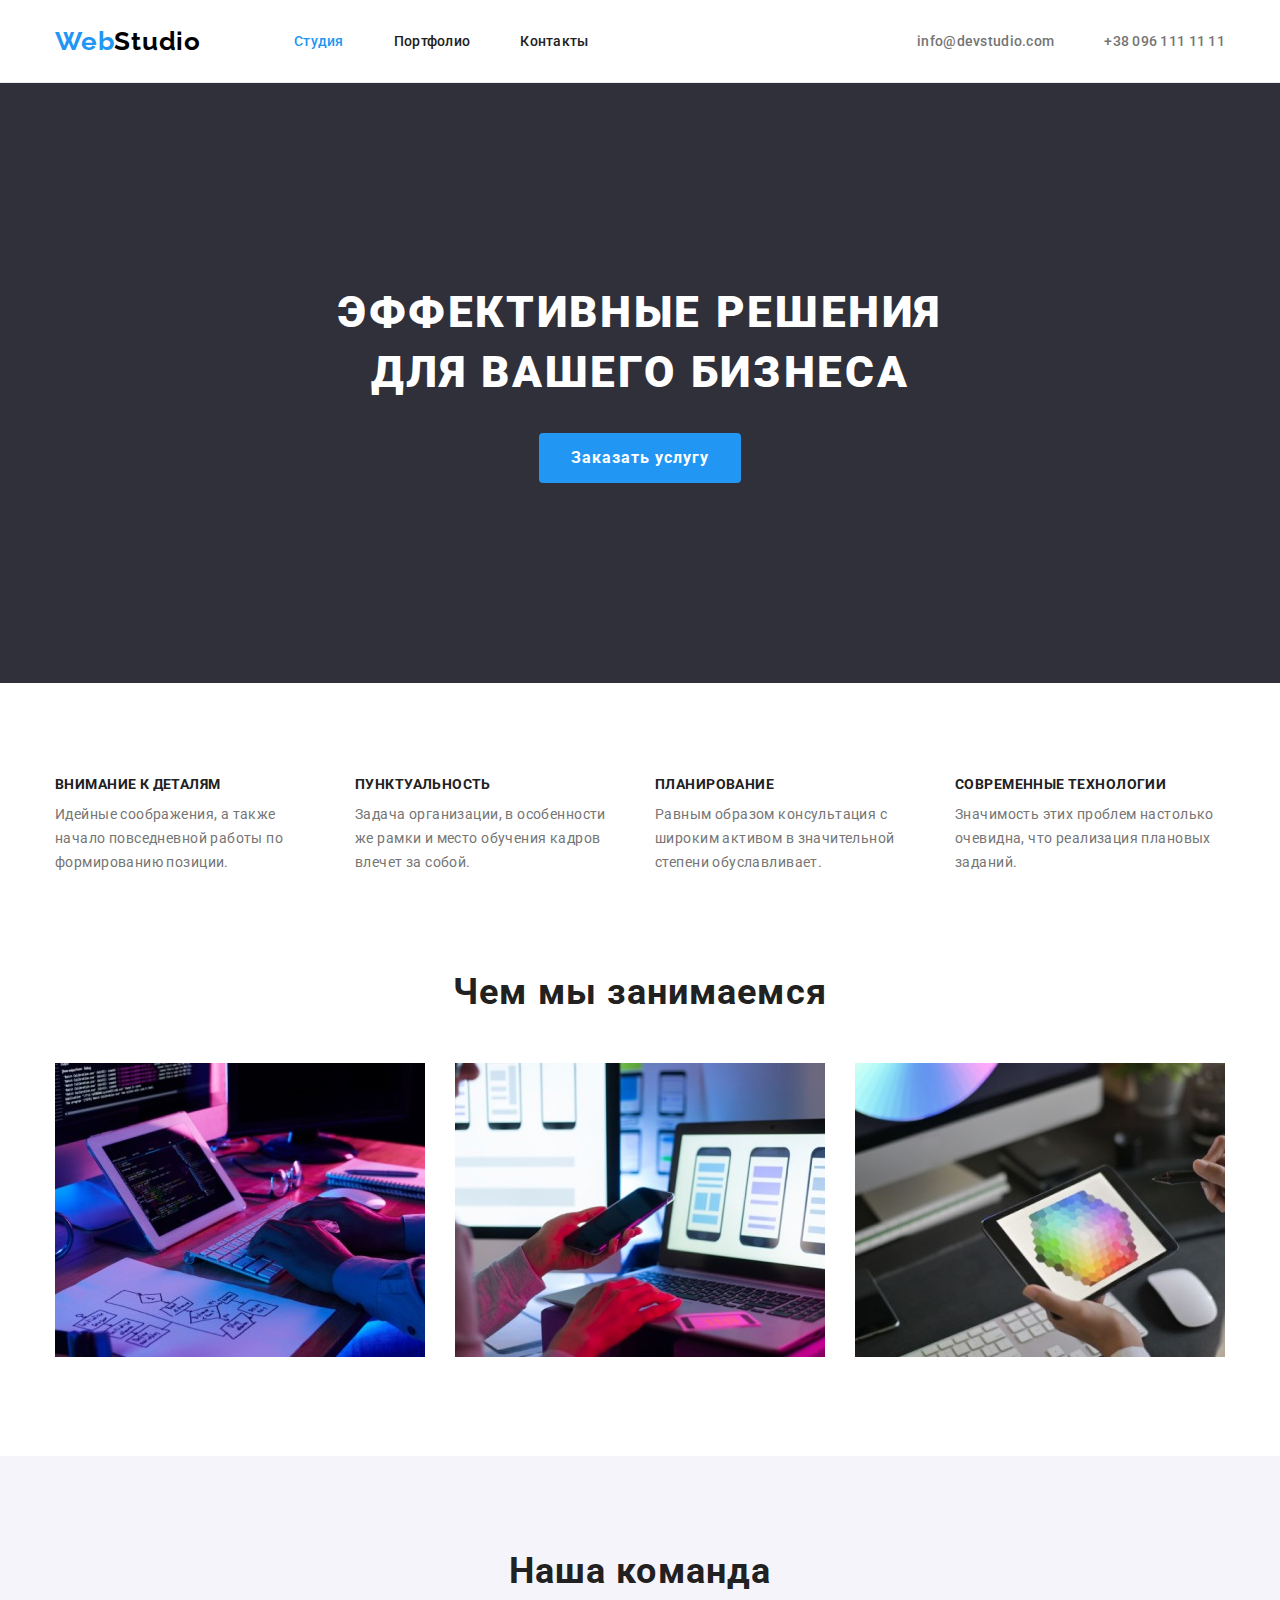
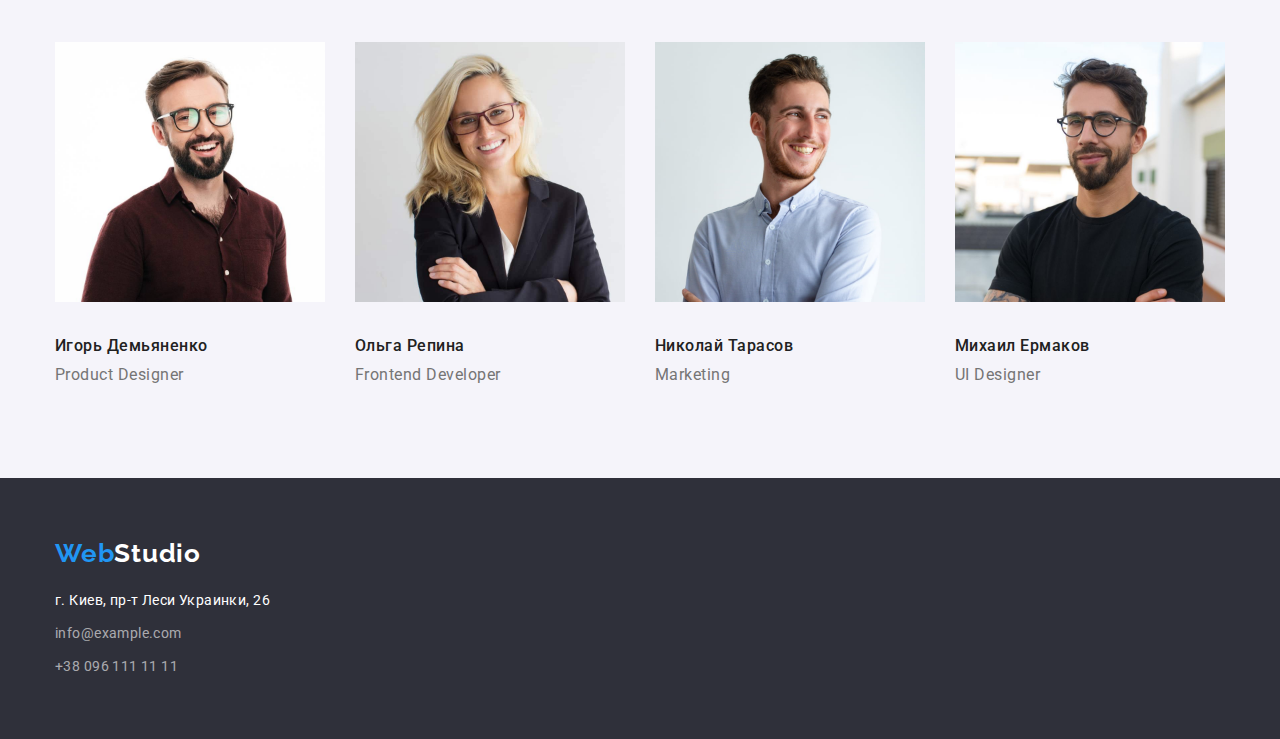
<file: index.html>
<!DOCTYPE html>
<html lang="ru">

<head>
  <meta charset="UTF-8" />
  <meta http-equiv="X-UA-Compatible" content="IE=edge" />
  <meta name="viewport" content="width=device-width, initial-scale=1.0" />
  <title>Document</title>
  <link rel="preconnect" href="https://fonts.googleapis.com" />
  <link rel="preconnect" href="https://fonts.gstatic.com" crossorigin />
  <link href="https://fonts.googleapis.com/css2?family=Raleway:wght@700&family=Roboto:wght@400;500;700;900&display=swap"
    rel="stylesheet" />
  <link rel="stylesheet" href="https://cdnjs.cloudflare.com/ajax/libs/modern-normalize/1.1.0/modern-normalize.min.css">
  <link rel="stylesheet" href="./css/styles.css" />
</head>

<body>
  <!--Шапка сайта-->
  <header>
    <div class="container header-main">
      <nav class="logo-link">
        <a href="" class="logo"><span class="logo-accent">Web</span>Studio</a>
        <ul class="site-nav">
          <li class="item"><a href="./index.html" class="link current">Студия</a></li>
          <li class="item"><a href="./portfolio.html" class="link">Портфолио</a></li>
          <li class="item"><a href="" class="link">Контакты</a></li>
        </ul>
      </nav>
      <ul class="auth-nav">
        <li class="item">
          <a href="mailto:info@devstudio.com" class="link">info@devstudio.com</a>
        </li>
        <li class="item"><a href="tel:+380961111111" class="link">+38 096 111 11 11</a></li>
      </ul>
    </div>
  </header>
  <!--Главное окно-->
  <section class="section-hero hero">
    <h1 class="hero-title"> Эффективные решения <br> для вашего бизнеса</h1>
    <div class="hero-button">
      <button type="button" class="button">Заказать услугу</button>
    </div>
  </section>
  <div class="container"></div>
  <main>
    <!--Преимущества-->
    <section class="section">
      <div class="container features">
        <!--Скрытый заголовок-->
        <h2 class="hidden-title">Наши преимущества</h2>
        <ul class="features-list">
          <li class="item">
            <h3 class="title">Внимание к деталям</h3>
            <p class="text">
              Идейные соображения, а также начало повседневной работы по
              формированию позиции.
            </p>
          </li>
          <li class="item">
            <h3 class="title">Пунктуальность</h3>
            <p class="text">
              Задача организации, в особенности же рамки и место обучения кадров
              влечет за собой.
            </p>
          </li>
          <li class="item">
            <h3 class="title">Планирование</h3>
            <p class="text">
              Равным образом консультация с широким активом в значительной
              степени обуславливает.
            </p>
          </li>
          <li class="item">
            <h3 class="title">Современные технологии</h3>
            <p class="text">
              Значимость этих проблем настолько очевидна, что реализация
              плановых заданий.
            </p>
          </li>
        </ul>
      </div>
    </section>
    <!--Род дейстельности-->
    <section class="section actions">
      <div class="container">
        <h2 class="section-title">Чем мы занимаемся</h2>
        <ul class="activities">
          <li class="item">
            <img src="./images/box1.jpg" width="370" alt="Программирование" />
          </li>
          <li class="item">
            <img src="./images/box2.jpg" width="370" alt="Разработка мобильных приложений" />
          </li>
          <li class="item">
            <img src="./images/box3.jpg" width="370" alt="Палитра на планшете" />
          </li>
        </ul>
      </div>
    </section>
    <!--Наша команда-->
    <section class="section team">
      <div class="container">
        <h2 class="section-title">Наша команда</h2>
        <ul class="worker-list">
          <li class="item">
            <img class="worker-img" src="./images/img.jpg" width="270" alt="Игорь Демьяненко" />
            <h3 class="title">Игорь Демьяненко</h3>
            <p class="text">Product Designer</p>
          </li>
          <li class="item">
            <img class="worker-img" src="./images/img1.jpg" width="270" alt="Ольга Репина" />
            <h3 class="title">Ольга Репина</h3>
            <p class="text">Frontend Developer</p>
          </li>
          <li class="item">
            <img class="worker-img" src="./images/img2.jpg" width="270" alt="Николай Тарасов" />
            <h3 class="title">Николай Тарасов</h3>
            <p class="text">Marketing</p>
          </li>
          <li class="item">
            <img class="worker-img" src="./images/img3.jpg" width="270" alt="Михаил Ермаков" />
            <h3 class="title">Михаил Ермаков</h3>
            <p class="text">UI Designer</p>
          </li>
        </ul>
      </div>

    </section>
  </main>
  <!--Футер-->
  <footer class="footer">
    <div class="container">
      <div class="logo-footer-back">
        <a href="" class="logo"><span class="logo-accent">Web</span><span class="logo-accent footer">Studio</span></a>
      </div>
      <address class="adress-nav">
        <ul class="adress-nav-flex">
          <li class="item">
            <a class="link" href="https://bit.ly/3pXMvUd" target="_blank" rel="noopener noreferrer">г. Киев, пр-т Леси
              Украинки, 26</a>
          </li>
          <li class="item">
            <a class="link rgb-color" href="mailto:info@devstudio.com">info@example.com</a>
          </li>
          <li class="item tel">
            <a class="link rgb-color" href="tel:+380961111111">+38 096 111 11 11</a>
          </li>
        </ul>
      </address>
    </div>
  </footer>
</body>

</html>
</file>
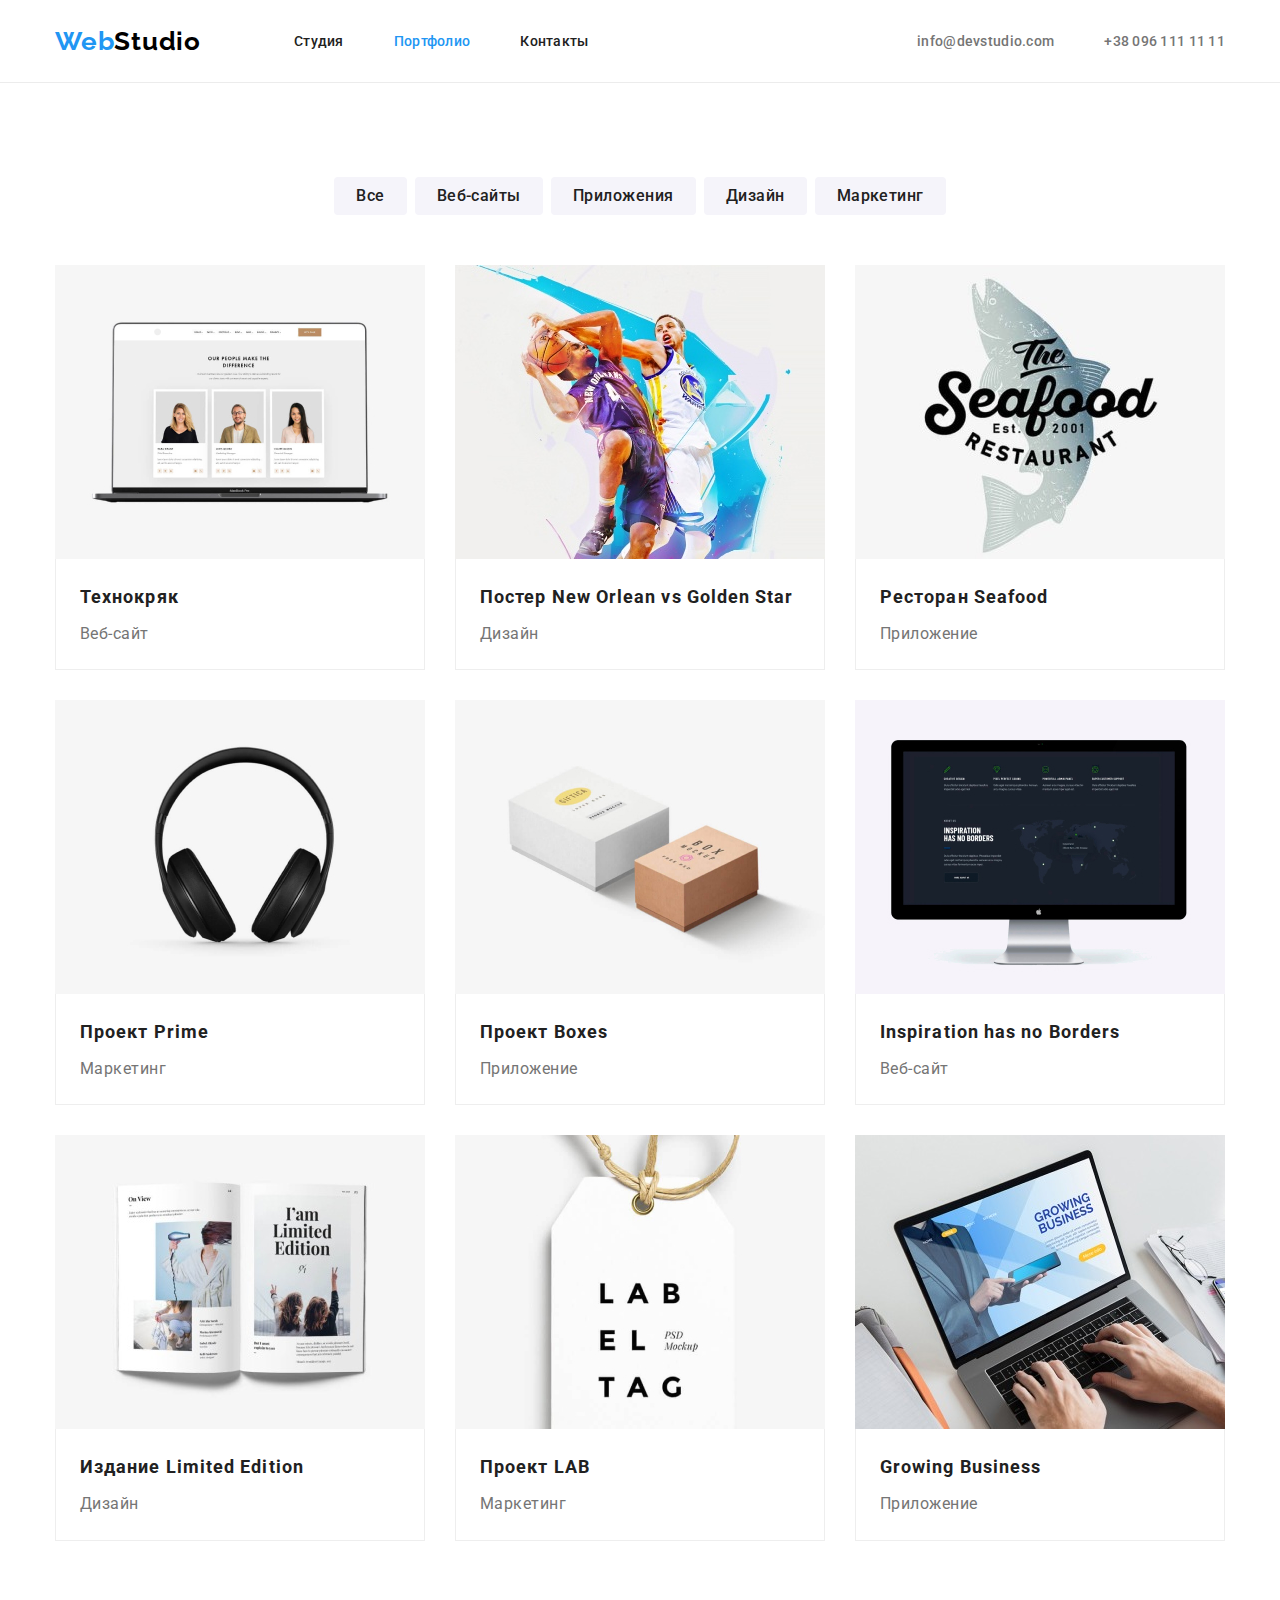
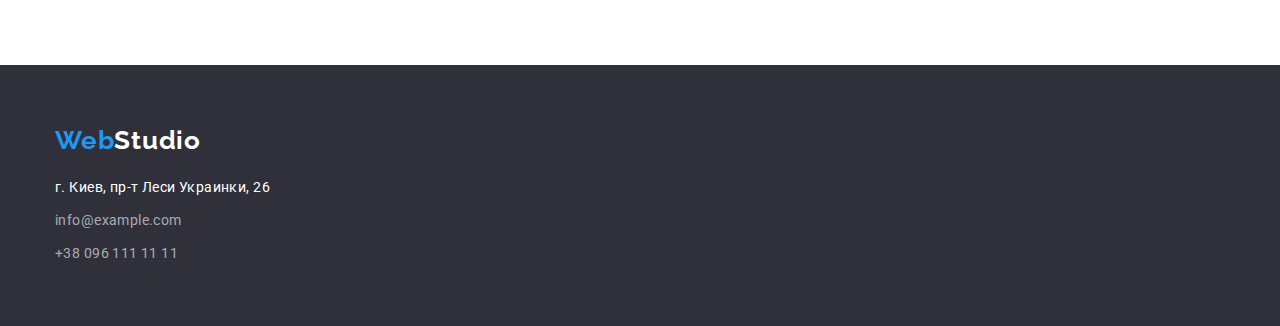
<file: portfolio.html>
<!DOCTYPE html>
<html lang="ru">

<head>
  <meta charset="UTF-8" />
  <meta http-equiv="X-UA-Compatible" content="IE=edge" />
  <meta name="viewport" content="width=device-width, initial-scale=1.0" />
  <title>Document</title>
  <link rel="preconnect" href="https://fonts.googleapis.com" />
  <link rel="preconnect" href="https://fonts.gstatic.com" crossorigin />
  <link href="https://fonts.googleapis.com/css2?family=Raleway:wght@700&family=Roboto:wght@400;500;700;900&display=swap"
    rel="stylesheet" />
  <link rel="stylesheet" href="https://cdnjs.cloudflare.com/ajax/libs/modern-normalize/1.1.0/modern-normalize.min.css">
  <link rel="stylesheet" href="./css/styles.css" />
</head>

<body>
  <!--Шапка сайта-->
  <header>
    <div class="container header-main">
      <nav class="logo-link">
        <a href="" class="logo"><span class="logo-accent">Web</span>Studio</a>
        <ul class="site-nav">
          <li class="item"><a href="./index.html" class="link">Студия</a></li>
          <li class="item"><a href="./portfolio.html" class="link current">Портфолио</a></li>
          <li class="item"><a href="" class="link">Контакты</a></li>
        </ul>
      </nav>
      <ul class="auth-nav">
        <li class="item">
          <a href="mailto:info@devstudio.com" class="link">info@devstudio.com</a>
        </li>
        <li class="item"><a href="tel:+380961111111" class="link">+38 096 111 11 11</a></li>
      </ul>
    </div>
  </header>
  <!--Главное окно-->
  <main>
    <section class="section">
      <div class="container">
        <!-- Скрытый заголовок -->
        <h1 class="hide-title">Список проектов</h1>
        <ul class="buttn">
          <li class="item"><button class="filter" type="button">Все</button></li>
          <li class="item"><button class="filter" type="button">Веб-сайты</button></li>
          <li class="item"><button class="filter" type="button">Приложения</button></li>
          <li class="item"><button class="filter" type="button">Дизайн</button></li>
          <li class="item"><button class="filter" type="button">Маркетинг</button></li>
        </ul>
        <div class="projects-container">
          <ul class="projects-list">
            <li class="projects-flex">
              <img class="projects-image" src="./images/imgl11.jpg" width="370" alt="ноутбук" />
              <div class="element-border">
                <h2 class="title">Технокряк</h2>
                <p class="text">Веб-сайт</p>
              </div>

            </li>
            <li class="projects-flex">

              <img class="projects-image" src="./images/imgl12.jpg" width="370" alt="баскетболитсты" />
              <div class="element-border">
                <h2 class="title">Постер New Orlean vs Golden Star</h2>
                <p class="text">Дизайн</p>
              </div>

            </li>
            <li class="projects-flex">
              <img class="projects-image" src="./images/imgl13.jpg" width="370" alt="логотип и лого ресторана" />
              <div class="element-border">
                <h2 class="title">Ресторан Seafood</h2>
                <p class="text">Приложение</p>
              </div>

            </li>
            <li class="projects-flex">
              <img class="projects-image" src="./images/imgl14.jpg" width="370" alt="наушники" />
              <div class="element-border">
                <h2 class="title">Проект Prime</h2>
                <p class="text">Маркетинг</p>
              </div>

            </li>
            <li class="projects-flex">
              <img class="projects-image" src="./images/imgl15.jpg" width="370" alt="коробочки" />
              <div class="element-border">
                <h2 class="title">Проект Boxes</h2>
                <p class="text">Приложение</p>
              </div>

            </li>
            <li class="projects-flex">
              <img class="projects-image" src="./images/imgl16.jpg" width="370" alt="монитор" />
              <div class="element-border">
                <h2 class="title">Inspiration has no Borders</h2>
                <p class="text">Веб-сайт</p>
              </div>

            </li>
            <li class="projects-flex">
              <img class="projects-image" src="./images/imgl17.jpg" width="370" alt="журнал" />
              <div class="element-border">
                <h2 class="title">Издание Limited Edition</h2>
                <p class="text">Дизайн</p>
              </div>

            </li>
            <li class="projects-flex">
              <img class="projects-image" src="./images/imgl18.jpg" width="370" alt="бирка" />
              <div class="element-border">
                <h2 class="title">Проект LAB</h2>
                <p class="text">Маркетинг</p>
              </div>

            </li>
            <li class="projects-flex">
              <img class="projects-image" src="./images/imgl19.jpg" width="370" alt="работа за ноутбуком" />
              <div class="element-border">
                <h2 class="title">Growing Business</h2>
                <p class="text">Приложение</p>
              </div>

            </li>
          </ul>
        </div>
      </div>
    </section>
  </main>
  <!--Футер-->
  <footer class="footer">
    <div class="container">
      <div class="logo-footer-back">
        <a href="" class="logo"><span class="logo-accent">Web</span><span class="logo-accent footer">Studio</span></a>
      </div>
      <address class="adress-nav">
        <ul class="adress-nav-flex">
          <li class="item">
            <a class="link" href="https://bit.ly/3pXMvUd" target="_blank" rel="noopener noreferrer">г. Киев, пр-т Леси
              Украинки, 26</a>
          </li>
          <li class="item">
            <a class="link rgb-color" href="mailto:info@devstudio.com">info@example.com</a>
          </li>
          <li class="item tel">
            <a class="link rgb-color" href="tel:+380961111111">+38 096 111 11 11</a>
          </li>
        </ul>
      </address>
    </div>
  </footer>
</body>

</html>
</file>
<file: css/styles.css>
/* цвет h1 #FFFFFF */
/* цвет заголовков h2 и h3 #212121 */
/* цвет абзацев #757575 */
/* голубой цвет на первой странице #2196F3 */
/* вторичный цвет фона #F5F4FA */
/* основной фон #ffffff */
/* второстепенный фон #2F303A */

:root {
  --primary-text-color: #757575;
  --title-text-color: #212121;
  --accent-color: #2196f3;
  --primary-bg-color: #ffffff;
  --secondary-bg-color: #2f303a;
  --secondary-section-color: #F5F4FA;
}

body {
  background-color: var(--primary-bg-color);
  color: var(--primary-text-color);
  font-family: Roboto, sans-serif;
}

.container {
  width: 1200px;
  padding-left: 15px;
  padding-right: 15px;
  margin-left: auto;
  margin-right: auto;
}


ul {
  list-style: none;
  padding: 0;
  margin: 0;
}

/* Logo */
.logo {
  color: #000000;
  font-family: Raleway, sans-serif;
  font-weight: 700;
  font-size: 26px;
  line-height: 1.2;
  letter-spacing: 0.03em;
  text-decoration: none;
}

.logo-accent {
  color: var(--accent-color);
}

.logo .footer {
  color: var(--primary-bg-color);
}

.logo-footer-back {
  background-color: var(--secondary-bg-color);
}

.header-main {
  display: flex;
  align-items: center;
 }

.logo-link {
  display: flex;
  align-items: center;
}

/* Site nav */

.site-nav {
  display: flex;
  margin-left: 93px;
  padding-top: 32px;
  padding-bottom: 32px;
}


.site-nav .item:not( :last-child) {
  margin-right: 50px;
}

.site-nav .link {
  color: var(--title-text-color);
  font-weight: 500;
  font-size: 14px;
  line-height: 1.14;
  letter-spacing: 0.02em;
  text-decoration: none;
}

.site-nav .link:hover,
.site-nav .link:focus {
  color: var(--accent-color);
}

.site-nav .link.current {
  color: var(--accent-color);
}

.auth-nav {
  display: flex;
  margin-left: auto;
}

.auth-nav .item+.item {
  margin-left: 50px;
}

.auth-nav .link {
  color: var(--primary-text-color);
  font-weight: 500;
  font-size: 14px;
  line-height: 1.14;
  letter-spacing: 0.02em;
  text-decoration: none;
}

.auth-nav .link:hover,
.auth-nav .link:focus {
  color: var(--accent-color);
}

/* Cтили для index.html */

/* Hero */
.hero {
  box-sizing: content-box;
  text-align: center;
  background-color: #2f303a;
  margin: auto;
}



.hero-title {
  margin-top: 0;
  margin-bottom: 30px;
  color: var(--primary-bg-color);
  font-weight: 900;
  font-size: 44px;
  line-height: 1.36;
  letter-spacing: 0.06em;
  text-transform: uppercase;
  padding-top: 200px;
}

.hero-button {
  padding-bottom: 200px;
}

/* Button */
.button {
  text-align: center;
  border-radius: 4px;
  border: 0;
  padding: 10px 32px;
  color: var(--primary-bg-color);
  background-color: var(--accent-color);
  font-weight: 700;
  font-size: 16px;
  letter-spacing: 0.06em;
  cursor: pointer;
  height: 50px;
}

/* Sections */

.hidden-title,
.hide-title {
  display: none;
}

header {
  border-bottom: 1px solid #ececec;
}


.section {
  padding-top: 94px;
  padding-bottom: 94px;
}

section .hero {
  width: 1600px;
  height: 600px;
}

.section-title {
  margin-top: 0;
  margin-bottom: 50px;
  color: var(--title-text-color);
  font-weight: 700;
  font-size: 36px;
  line-height: 1.17;
  text-align: center;
  letter-spacing: 0.03em;
}


/* Features */

.section .features {
  padding-bottom: 0;
}


.features-list {
  display: flex;
}

.features-list .item:not( :last-child) {
  margin-right: 30px;
}

.features-list .item {
  width: 270px;
  height: 100px;
}

.features-list .title {
  margin-top: 0;
  margin-bottom: 10px;
  color: var(--title-text-color);
  font-weight: 700;
  font-size: 14px;
  line-height: 1.14;
  letter-spacing: 0.03em;
  text-transform: uppercase;
}

.features-list .text {
  margin-top: 0;
  margin-bottom: 0;
  font-size: 14px;
  line-height: 1.71;
  letter-spacing: 0.03em;
}

/* Activities */

.actions {
  padding-top: 0;
}


.activities {
  display: flex;
}

.activities .item+.item {
  margin-left: 30px;
}

/* Workers */

.team {
  background-color: var(--secondary-section-color);
}

.worker-list .title {
  margin-top: 0;
  margin-bottom: 10px;
  color: var(--title-text-color);
  font-weight: 500;
  font-size: 16px;
  line-height: 1.19;
  letter-spacing: 0.03em;
}

.worker-list .text {
  margin-top: 0;
  margin-bottom: 0;
  font-size: 16px;
  line-height: 1.19;
  letter-spacing: 0.03em;
}

.worker-list .worker-img {
  margin-bottom: 30px;
}

.works {
  background-color: #f5f4fa;
}

.worker-list {
  display: flex;
}

.worker-list .item+.item {
  margin-left: 30px;
}


/* Footer */

.footer {
  background-color: var(--secondary-bg-color);
  padding-top: 60px;
  padding-bottom: 60px;
}

.adress-nav .link {
  color: #ffffff;
  background-color: var(--secondary-bg-color);
  font-style: normal;
  font-size: 14px;
  line-height: 1.71;
  letter-spacing: 0.03em;
  text-decoration: none;
}

.adress-nav .rgb-color {
  color: rgba(255, 255, 255, 0.6);
}

.adress-nav .link:hover,
.adress-nav .link:focus,
.adress-nav .rgb-color:hover,
.adress-nav .rgb-color:focus {
  color: var(--accent-color);
}


.logo-footer-back {
  margin-bottom: 20px;
}

.adress-nav-flex .item {
  margin-bottom: 9px;
}

.adress-nav-flex .tel {
  margin-bottom: 0px;
}

/* Portfolio Page */


.hide-title {
  margin-top: 0;
  margin-bottom: 0;
}

.buttn .filter {
  border-radius: 4px;
  padding: 6px 22px;
  text-align: center;
  color: var(--title-text-color);
  background-color: #f5f4fa;
  font-family: Roboto;
  font-style: normal;
  font-weight: 500;
  font-size: 16px;
  line-height: 1.62;
  letter-spacing: 0.03em;
  border: 0;
}

/* Portfolio Page buttons */

.buttn .filter:hover,
.buttn .filter:focus {
  color: var(--primary-bg-color);
  background-color: var(--accent-color);
  cursor: pointer;
}


.buttn {
  display: flex;
  justify-content: center;
  margin-bottom: 50px;
}

.buttn .item:not( :last-child) {
  margin-right: 8px;
}

/* Portfolio page titles */

.projects-image {
  display: block;
}

.element-border {
  padding-top: 20px;
  padding-right: 24px;
  padding-bottom: 20px;
  padding-left: 24px;
  border-left: 1px solid #eeeeee;
  border-right: 1px solid #eeeeee;
  border-bottom: 1px solid #eeeeee;
  }
  


.projects-list {
  display: flex;
  flex-wrap: wrap;
}

.projects-flex {
  margin-right: 30px;
  margin-bottom: 30px;
}



.projects-flex:nth-child(3n) {
  margin-right: 0;
}

.projects-list .title {
  margin-top: 0;
  margin-bottom: 4px;
  color: var(--title-text-color);
  font-weight: 700;
  font-size: 18px;
  line-height: 2;
  letter-spacing: 0.06em;
}

.projects-list .text {
  margin-top: 0;
  margin-bottom: 0;
  font-size: 16px;
  line-height: 1.88;
  letter-spacing: 0.03em;
}
</file>
